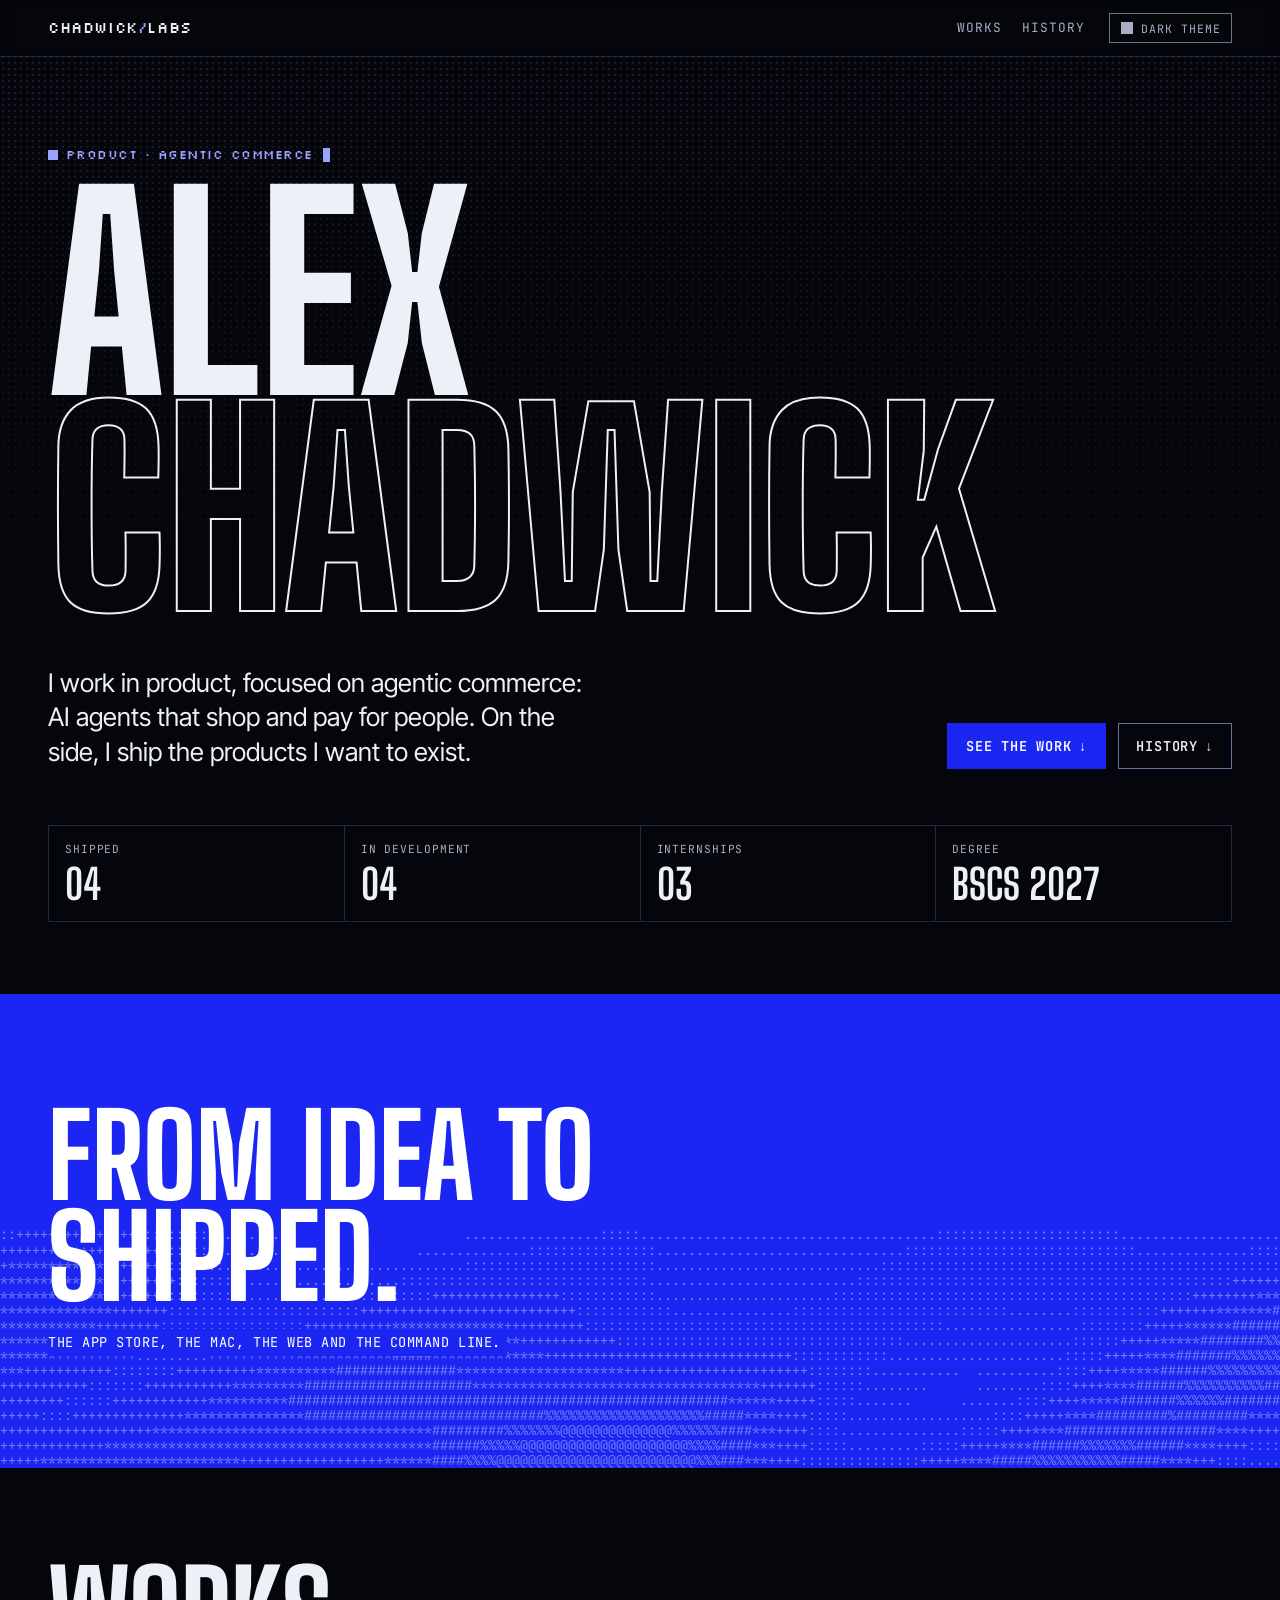
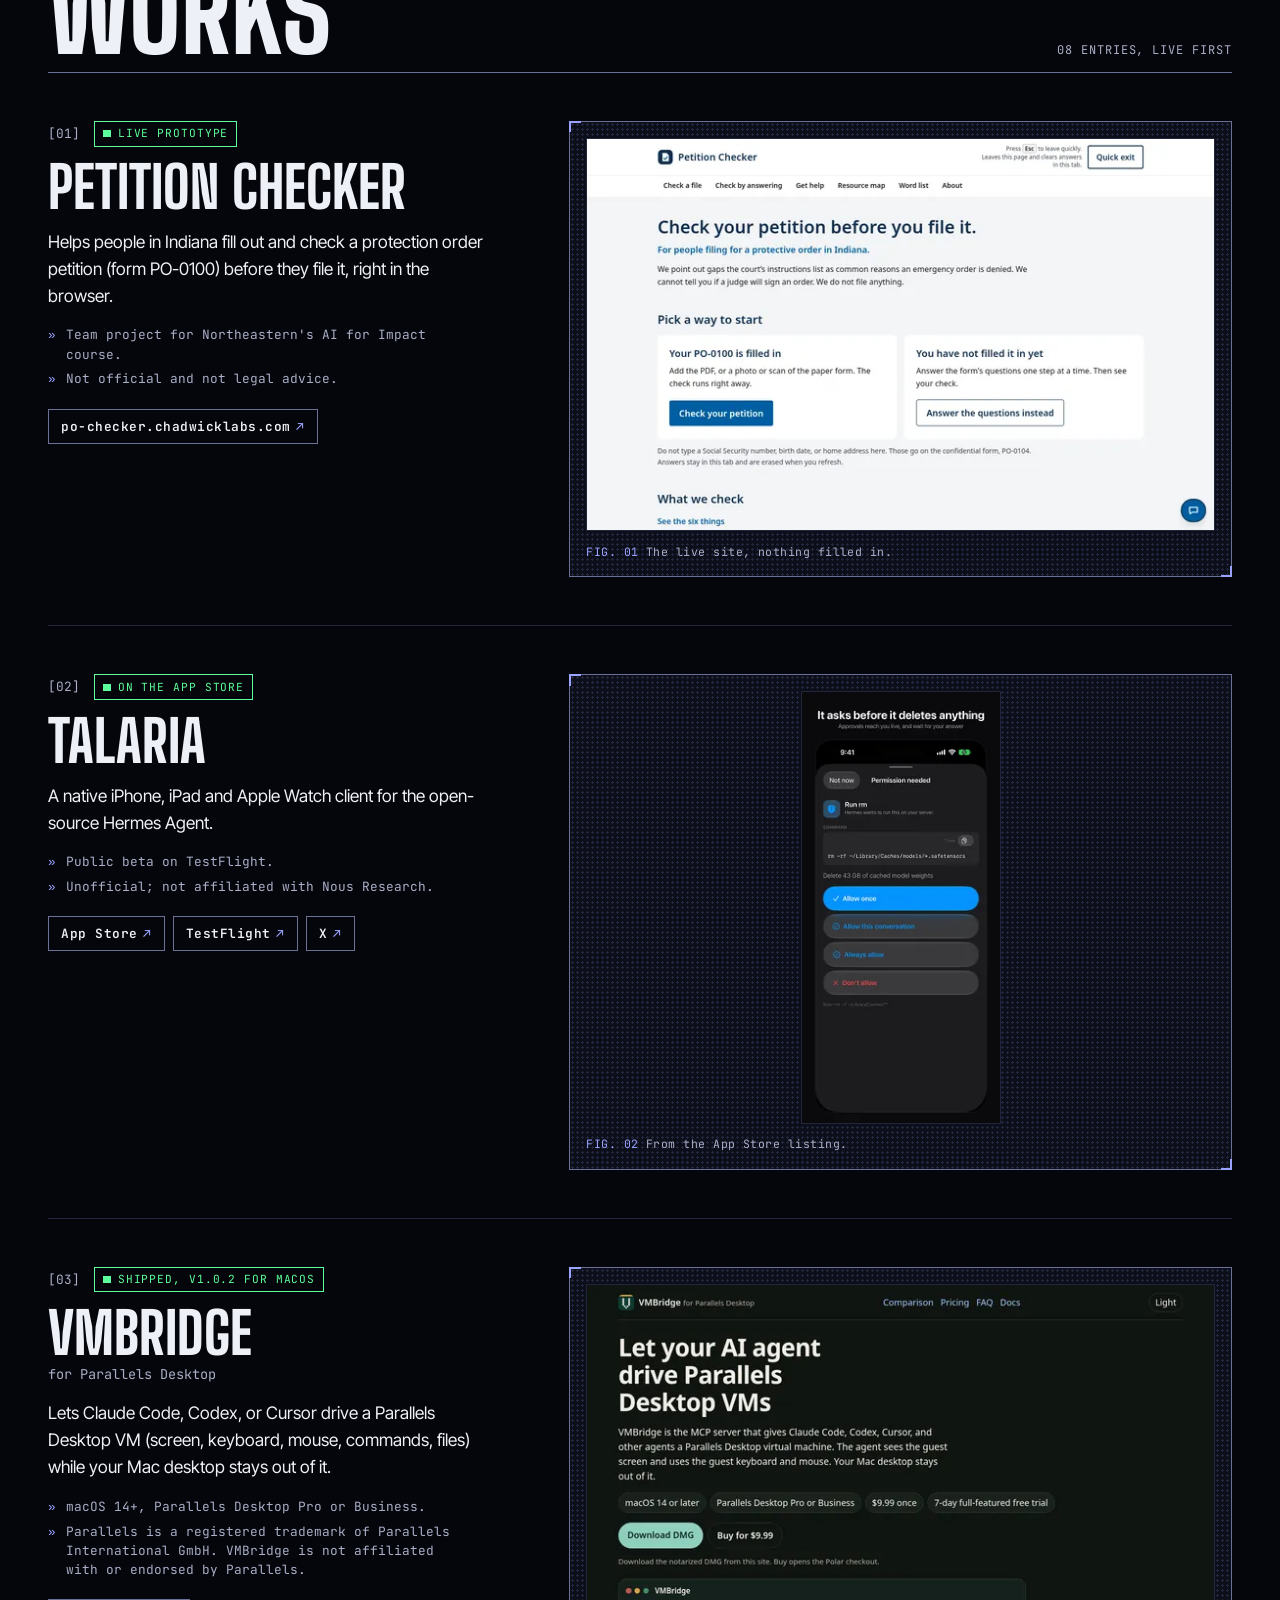
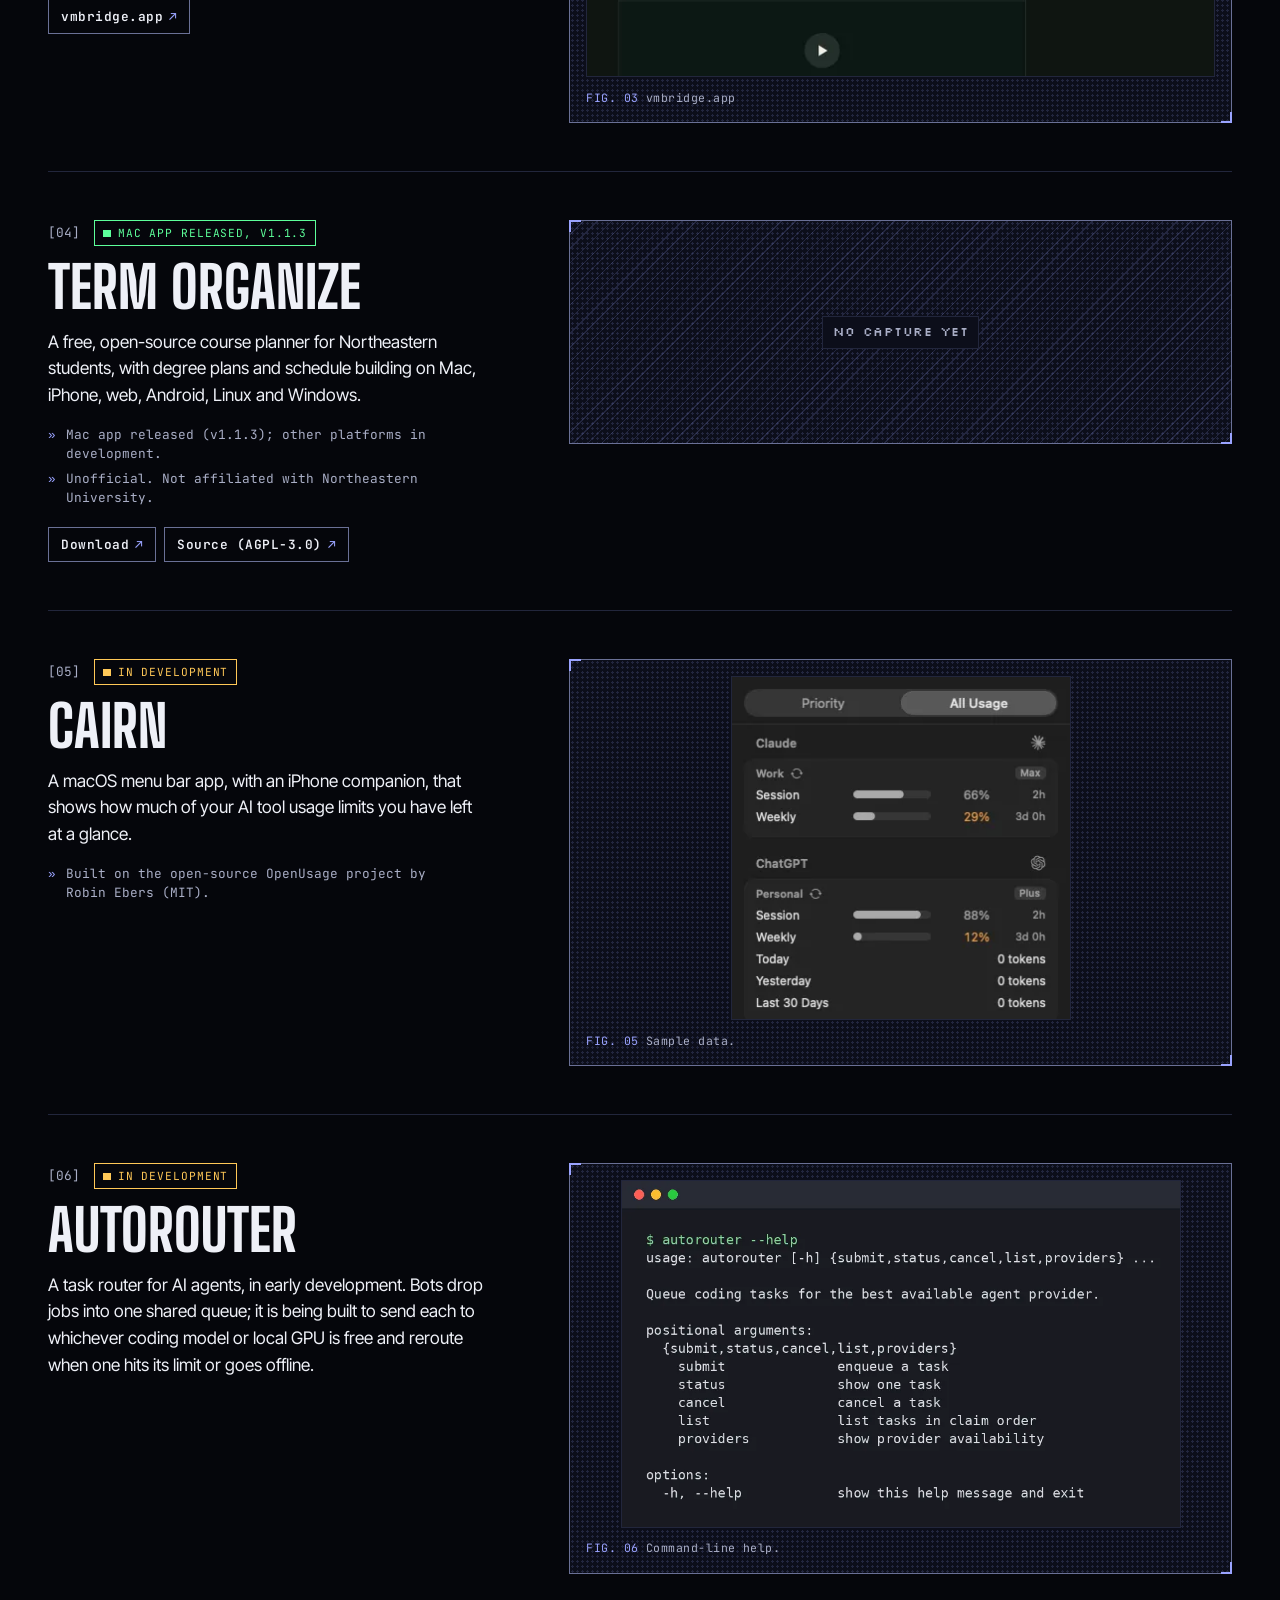
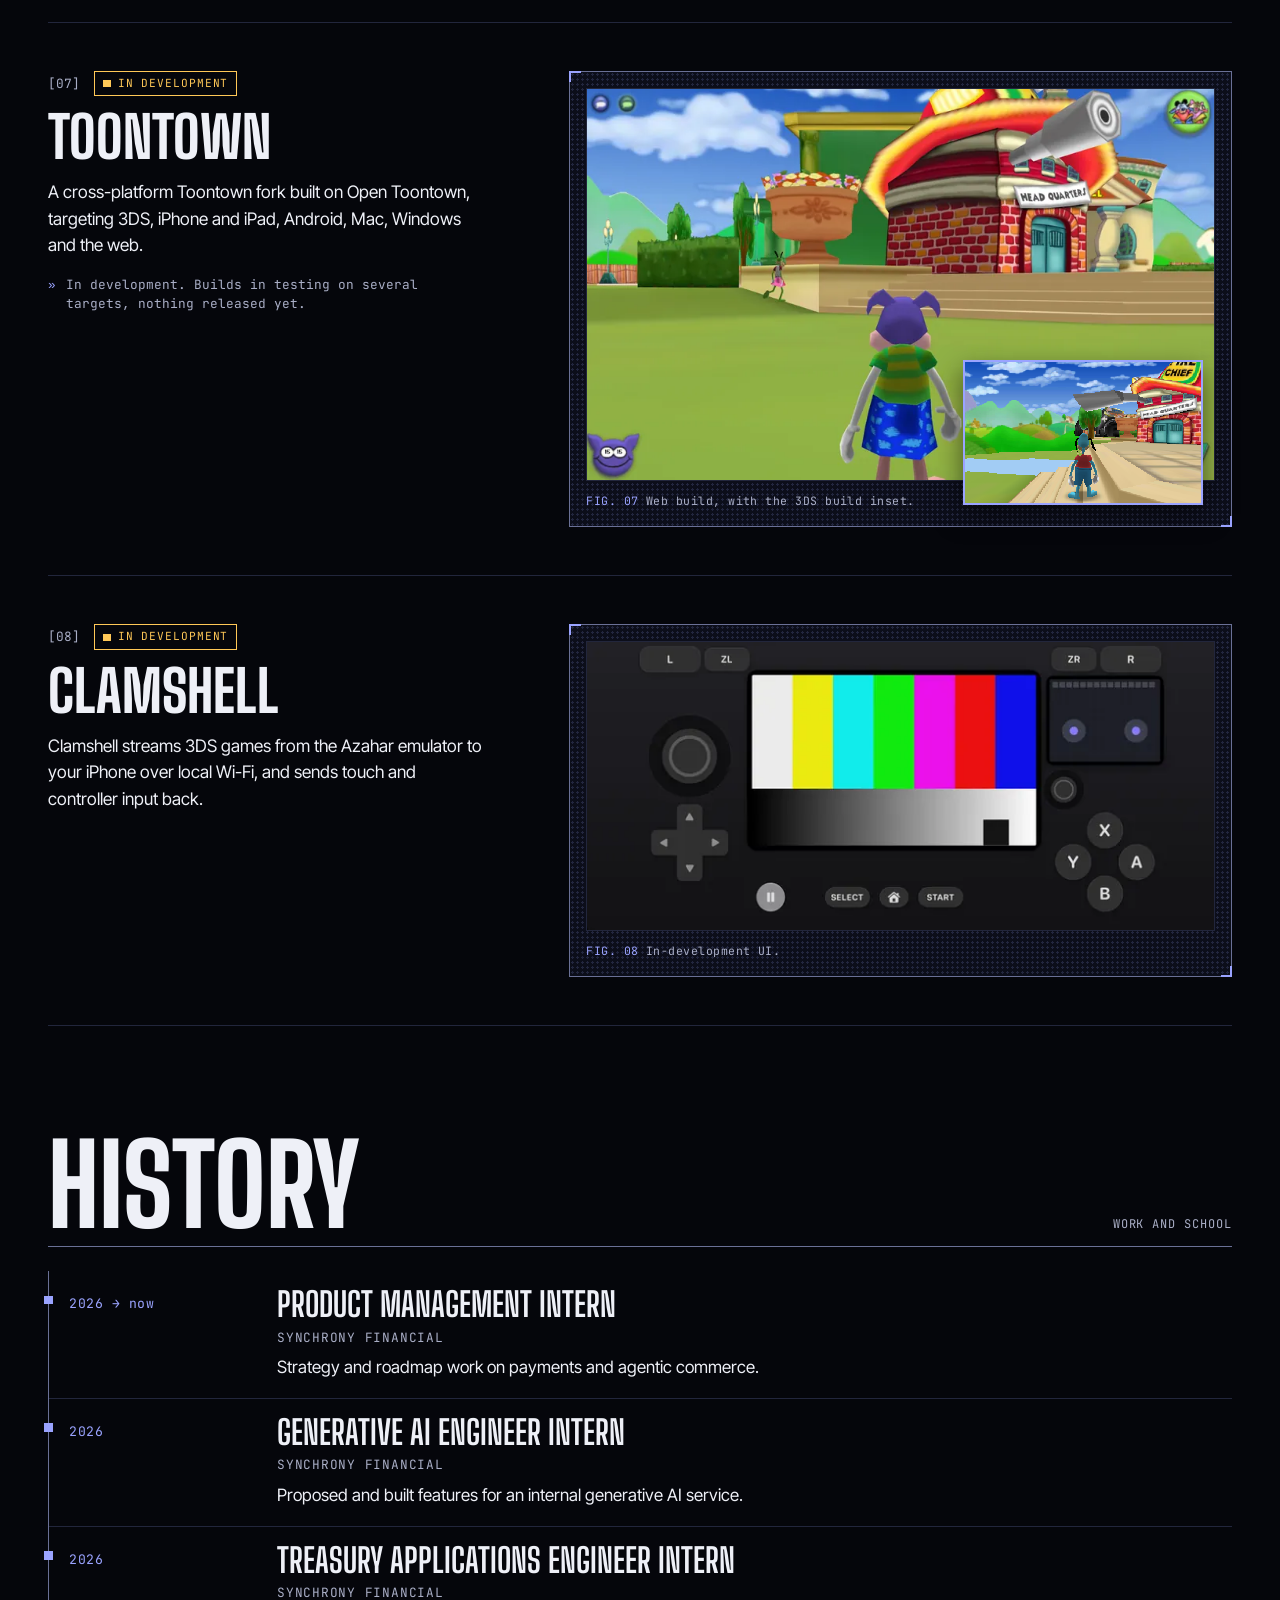
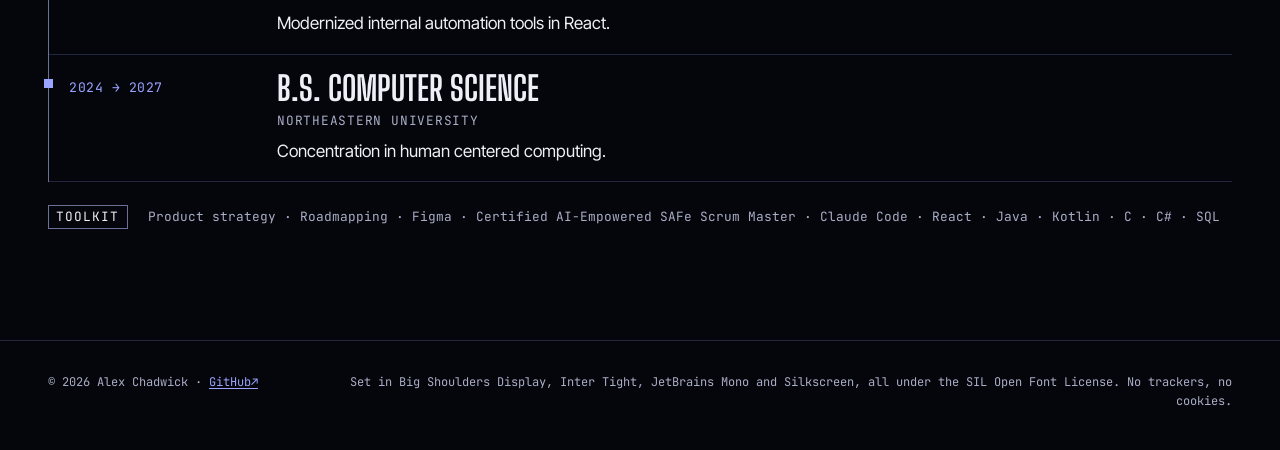
<file: src/index.html>
<!DOCTYPE html>
<html lang="en" data-theme="dark">
<head>
<meta charset="utf-8">
<meta name="viewport" content="width=device-width, initial-scale=1">
<title>Alex Chadwick · Product and agentic commerce</title>
<meta name="description" content="Alex Chadwick works in product, focused on agentic commerce, and ships his own apps and tools.">
<link rel="canonical" href="https://chadwicklabs.com/">
<meta name="color-scheme" content="dark light">
<meta name="theme-color" content="#05060b">
<meta property="og:type" content="website">
<meta property="og:url" content="https://chadwicklabs.com/">
<meta property="og:site_name" content="chadwicklabs.com">
<meta property="og:title" content="Alex Chadwick · Product and agentic commerce">
<meta property="og:description" content="Product and agentic commerce, plus the products I ship.">
<meta property="og:image" content="https://chadwicklabs.com/og.png">
<meta property="og:image:width" content="1200">
<meta property="og:image:height" content="630">
<meta property="og:image:alt" content="Alex Chadwick in tall block capitals on a black and electric blue card. Product and agentic commerce, plus the products I ship.">
<meta name="twitter:card" content="summary_large_image">
<meta name="twitter:title" content="Alex Chadwick · Product and agentic commerce">
<meta name="twitter:description" content="Product and agentic commerce, plus the products I ship.">
<meta name="twitter:image" content="https://chadwicklabs.com/og.png">
<meta name="twitter:image:alt" content="Alex Chadwick in tall block capitals on a black and electric blue card. Product and agentic commerce, plus the products I ship.">
<link rel="icon" href="favicon.svg" type="image/svg+xml">
<link rel="icon" href="favicon-32.png" type="image/png" sizes="32x32">
<link rel="apple-touch-icon" href="apple-touch-icon.png">
<link rel="preload" href="fonts/big-shoulders-display-var.woff2" as="font" type="font/woff2" crossorigin>
<link rel="stylesheet" href="styles.css">
<script src="theme.js"></script>
</head>
<body>
<a class="skip" href="#works">Skip to the works</a>

<header class="bar">
  <div class="wrap bar__row">
    <a class="mark px" href="./" aria-label="chadwicklabs.com home">chadwick<span>/</span>labs</a>
    <nav class="bar__nav mono" aria-label="Sections">
      <a href="#works">Works</a>
      <a href="#history">History</a>
    </nav>
    <button class="theme-toggle mono" type="button" hidden aria-label="Dark theme">
      <span class="theme-toggle__box" aria-hidden="true"></span><span class="theme-toggle__label">Dark theme</span>
    </button>
  </div>
</header>

<main>
  <section class="hero wrap" aria-labelledby="hero-title">
    <p class="kicker px reveal" style="--i:0">Product · Agentic commerce<span class="cursor" aria-hidden="true"></span></p>
    <h1 id="hero-title" class="hero__name reveal" style="--i:1"><span>Alex</span> <span>Chadwick</span></h1>
    <div class="hero__foot">
      <p class="hero__line reveal" style="--i:2">I work in product, focused on agentic commerce: AI agents that shop and pay for people. On the side, I ship the products I want to exist.</p>
      <div class="hero__cta reveal" style="--i:3">
        <a class="btn btn--fill mono" href="#works">See the work<span aria-hidden="true"> ↓</span></a>
        <a class="btn mono" href="#history">History<span aria-hidden="true"> ↓</span></a>
      </div>
    </div>
    <dl class="readout mono reveal" style="--i:4">
      <div><dt>Shipped</dt><dd>04</dd></div>
      <div><dt>In development</dt><dd>04</dd></div>
      <div><dt>Internships</dt><dd>03</dd></div>
      <div><dt>Degree</dt><dd>BSCS 2027</dd></div>
    </dl>
  </section>

  <section class="slab" aria-labelledby="slab-title">
    <pre class="slab__field" aria-hidden="true">::++++++++++++++++:::::::::.........                      .................:::::.....................................:::::::::::::::::::::::...........................:::::::::::::::::::::::::::.........
+++++++++++++++++++++:::::::.........               ..............::::::::::::::::...............................:::::::::::::::::::::::::::::..............::::::::::::::::++++++++++++:::::::::........
+************++++++++:::::::..............................::::::::::::::::::::::::............................:::::::::::::::::::::::::::::::::::::::::::::::::::+++++++++++++++++++++++++::::::.......
**************++++++++:::::::.....................:::::::::::::::::::::::::::::::..........................:::::::::::::::::::::::::::::::::::::::::::::::++++++++++***************+++++++:::::......
**************+++++++:::::::::...........:::::::::::::++++++++++++++++::::::::::::......................:::::::::::::::::::::::::::::::::::::::::::::++++++++***********************+++++:::::......
**************+++++++::::::::::::::::::::::::+++++++++++++++++++++++++++::::::::::::...............:::::::::::::::::::::::::::........:::::::::::+++++++*******##############*******++++:::::.......           ...
************++++++++::::::::::::::::::+++++++++++**************++++++++++:::::::::::::::::::::::::::::::::::::::::::::.................::::::::+++++******###################******++++::::::....................:
**********+++++++++:::::::::::::++++++++++***********************++++++++++++::::::::::::::::::::::::::::::::::::.....................::::::+++++*****########%%%%%%%#######*****+++++::::::.............:::::::++
*******++++++++++:::::::::+++++++++++************#####**************+++++++++++++++++++++++++++++++::::::::::::......................:::::+++++****#######%%%%%%%%%%######*****+++++::::::::::::::::::::++++++****
***+++++++++++::::::::++++++++++**********###############*********************+++++++++++++++++++++++::::::::...........  ..........::::++++*****######%%%%%%%%%%%######*****+++++:::::::::::::::++++++*****######
+++++++++++:::::::+++++++++++*********#####################************************************+++++++::::::........      ........::::++++****######%%%%%%%%%%######*****+++++++:::::::::::++++++*****####%%%%%%%%
++++++++::::::++++++++++++**********#######################################################******+++++:::::.......      .......::::++++*****#######%%%%%%#######*****++++++::::::::::::+++++****####%%%%%@@@@@@@@@
+++++::::++++++++++++++***************##############################%%%%%%%%%%%%%%%%%%%%#####****++++:::::..................::::+++++****#########%#########*****+++++::::::::::::::++++****###%%%%@@@@@@@@@@@@@@@
+++++++++++++++++++***********************************#########%%%%%%%@@@@@@@@@@@@@@%%%%%%####***++++::::...............:::::++++****###################****+++++:::::::::::::::::++++***###%%%@@@@@@@@@@@@@@@@@@@
+++++++++++++*****************************************######%%%%%@@@@@@@@@@@@@@@@@@@@@%%%%####***++++:::::.........:::::+++++****######%%%%%%%######****++++:::::...........::::+++***##%%%@@@@@@@@@@@@@@@@@@@@@@@
+++++*************************++++++++++++++++++******####%%%%@@@@@@@@@@@@@@@@@@@@@@@@@%%%###***++++:::::::::::::::+++++****#####%%%%%%%%%%%#####****+++::::...............:::+++**###%%@@@@@@@@@@@@@@@@@@@@@@@@@@</pre>
    <div class="wrap slab__inner">
      <h2 id="slab-title" class="slab__title">From idea to shipped.</h2>
      <p class="slab__note mono">The App Store, the Mac, the web and the command line.</p>
    </div>
  </section>

  <section id="works" class="works wrap" aria-labelledby="works-title" tabindex="-1">
    <div class="section-head">
      <h2 id="works-title" class="section-title">Works</h2>
      <p class="section-note mono">08 entries, live first</p>
    </div>

    <ol class="index" role="list">
      <li class="entry reveal" style="--i:5">
        <article aria-labelledby="w01">
          <div class="entry__body">
            <header class="entry__head">
              <p class="entry__no mono" aria-hidden="true">[01]</p>
              <p class="tag tag--live mono"><span class="sr">Status: </span>Live prototype</p>
              <h3 id="w01" class="entry__name">Petition Checker</h3>
            </header>
            <p class="entry__pitch">Helps people in Indiana fill out and check a protection order petition (form <span class="nowrap">PO-0100</span>) before they file it, right in the browser.</p>
            <ul class="entry__meta mono" role="list">
              <li>Team project for Northeastern's AI for Impact course.</li>
              <li>Not official and not legal advice.</li>
            </ul>
            <ul class="entry__links" role="list">
              <li><a href="https://po-checker.chadwicklabs.com">po-checker.chadwicklabs.com<span class="arrow" aria-hidden="true">↗</span></a></li>
            </ul>
          </div>
          <figure class="shot shot--wide">
            <picture>
              <source type="image/webp" srcset="img/petition-checker-640.webp 640w, img/petition-checker-1200.webp 1200w" sizes="(min-width: 60rem) 38rem, 92vw">
              <img src="img/petition-checker.png" width="640" height="400" loading="lazy" decoding="async" alt="Petition Checker's start page: the heading Check your petition before you file it, with two ways to begin, upload a filled PO-0100 or answer the questions step by step.">
            </picture>
            <figcaption class="mono"><span aria-hidden="true">Fig. 01 </span>The live site, nothing filled in.</figcaption>
          </figure>
        </article>
      </li>

      <li class="entry reveal" style="--i:6">
        <article aria-labelledby="w02">
          <div class="entry__body">
            <header class="entry__head">
              <p class="entry__no mono" aria-hidden="true">[02]</p>
              <p class="tag tag--live mono"><span class="sr">Status: </span>On the App Store</p>
              <h3 id="w02" class="entry__name">Talaria</h3>
            </header>
            <p class="entry__pitch">A native iPhone, iPad and Apple Watch client for the open-source Hermes Agent.</p>
            <ul class="entry__meta mono" role="list">
              <li>Public beta on TestFlight.</li>
              <li>Unofficial; not affiliated with Nous Research.</li>
            </ul>
            <ul class="entry__links" role="list">
              <li><a href="https://apps.apple.com/us/app/talaria-agent-client/id6797237907">App Store<span class="arrow" aria-hidden="true">↗</span></a></li>
              <li><a href="https://testflight.apple.com/join/UtMgYYNA">TestFlight<span class="arrow" aria-hidden="true">↗</span></a></li>
              <li><a href="https://x.com/TalariaAgent">X<span class="sr"> (Talaria on X)</span><span class="arrow" aria-hidden="true">↗</span></a></li>
            </ul>
          </div>
          <figure class="shot shot--tall">
            <picture>
              <source type="image/webp" srcset="img/talaria-220.webp 220w, img/talaria-440.webp 440w" sizes="200px">
              <img src="img/talaria.png" width="220" height="478" loading="lazy" decoding="async" alt="Talaria on iPhone asking permission before Hermes runs a command that deletes cached model weights, with Allow once, Allow this conversation, Always allow and Don't allow buttons.">
            </picture>
            <figcaption class="mono"><span aria-hidden="true">Fig. 02 </span>From the App Store listing.</figcaption>
          </figure>
        </article>
      </li>

      <li class="entry reveal" style="--i:7">
        <article aria-labelledby="w03">
          <div class="entry__body">
            <header class="entry__head">
              <p class="entry__no mono" aria-hidden="true">[03]</p>
              <p class="tag tag--live mono"><span class="sr">Status: </span>Shipped, v1.0.2 for macOS</p>
              <h3 id="w03" class="entry__name">VMBridge <span class="entry__sub">for Parallels Desktop</span></h3>
            </header>
            <p class="entry__pitch">Lets Claude Code, Codex, or Cursor drive a Parallels Desktop VM (screen, keyboard, mouse, commands, files) while your Mac desktop stays out of it.</p>
            <ul class="entry__meta mono" role="list">
              <li>macOS 14+, Parallels Desktop Pro or Business.</li>
              <li>Parallels is a registered trademark of Parallels International GmbH. VMBridge is not affiliated with or endorsed by Parallels.</li>
            </ul>
            <ul class="entry__links" role="list">
              <li><a href="https://vmbridge.app">vmbridge.app<span class="arrow" aria-hidden="true">↗</span></a></li>
            </ul>
          </div>
          <figure class="shot shot--wide">
            <picture>
              <source type="image/webp" srcset="img/vmbridge-640.webp 640w, img/vmbridge-1200.webp 1200w" sizes="(min-width: 60rem) 38rem, 92vw">
              <img src="img/vmbridge.png" width="640" height="400" loading="lazy" decoding="async" alt="The vmbridge.app home page in dark mode, headed Let your AI agent drive Parallels Desktop VMs, with Download DMG and Buy buttons.">
            </picture>
            <figcaption class="mono"><span aria-hidden="true">Fig. 03 </span>vmbridge.app</figcaption>
          </figure>
        </article>
      </li>

      <li class="entry reveal" style="--i:8">
        <article aria-labelledby="w04">
          <div class="entry__body">
            <header class="entry__head">
              <p class="entry__no mono" aria-hidden="true">[04]</p>
              <p class="tag tag--live mono"><span class="sr">Status: </span>Mac app released, v1.1.3</p>
              <h3 id="w04" class="entry__name">Term Organize</h3>
            </header>
            <p class="entry__pitch">A free, open-source course planner for Northeastern students, with degree plans and schedule building on Mac, iPhone, web, Android, Linux and Windows.</p>
            <ul class="entry__meta mono" role="list">
              <li>Mac app released (v1.1.3); other platforms in development.</li>
              <li>Unofficial. Not affiliated with Northeastern University.</li>
            </ul>
            <ul class="entry__links" role="list">
              <li><a href="https://github.com/AlexmChadwick/Northeastern-Term-Organize/releases/latest">Download<span class="sr"> Term Organize for Mac</span><span class="arrow" aria-hidden="true">↗</span></a></li>
              <li><a href="https://github.com/AlexmChadwick/Northeastern-Term-Organize">Source (AGPL-3.0)<span class="arrow" aria-hidden="true">↗</span></a></li>
            </ul>
          </div>
          <div class="shot shot--empty" aria-hidden="true"><span class="px">No capture yet</span></div>
        </article>
      </li>

      <li class="entry reveal" style="--i:9">
        <article aria-labelledby="w05">
          <div class="entry__body">
            <header class="entry__head">
              <p class="entry__no mono" aria-hidden="true">[05]</p>
              <p class="tag tag--dev mono"><span class="sr">Status: </span>In development</p>
              <h3 id="w05" class="entry__name">Cairn</h3>
            </header>
            <p class="entry__pitch">A macOS menu bar app, with an iPhone companion, that shows how much of your AI tool usage limits you have left at a glance.</p>
            <ul class="entry__meta mono" role="list">
              <li>Built on the open-source OpenUsage project by Robin Ebers (MIT).</li>
            </ul>
          </div>
          <figure class="shot shot--native">
            <picture>
              <source type="image/webp" srcset="img/cairn-340.webp">
              <img src="img/cairn.png" width="340" height="344" loading="lazy" decoding="async" alt="Cairn's menu bar popover showing Claude and ChatGPT session and weekly usage bars, with sample data.">
            </picture>
            <figcaption class="mono"><span aria-hidden="true">Fig. 05 </span>Sample data.</figcaption>
          </figure>
        </article>
      </li>

      <li class="entry reveal" style="--i:10">
        <article aria-labelledby="w06">
          <div class="entry__body">
            <header class="entry__head">
              <p class="entry__no mono" aria-hidden="true">[06]</p>
              <p class="tag tag--dev mono"><span class="sr">Status: </span>In development</p>
              <h3 id="w06" class="entry__name">Autorouter</h3>
            </header>
            <p class="entry__pitch">A task router for AI agents, in early development. Bots drop jobs into one shared queue; it is being built to send each to whichever coding model or local GPU is free and reroute when one hits its limit or goes offline.</p>
          </div>
          <figure class="shot shot--wide">
            <picture>
              <source type="image/webp" srcset="img/autorouter-560.webp 560w, img/autorouter-928.webp 928w" sizes="(min-width: 60rem) 38rem, 92vw">
              <img src="img/autorouter.png" width="560" height="346" loading="lazy" decoding="async" alt="Autorouter command-line help showing submit, status, cancel, list and providers commands">
            </picture>
            <figcaption class="mono"><span aria-hidden="true">Fig. 06 </span>Command-line help.</figcaption>
          </figure>
        </article>
      </li>

      <li class="entry reveal" style="--i:11">
        <article aria-labelledby="w07">
          <div class="entry__body">
            <header class="entry__head">
              <p class="entry__no mono" aria-hidden="true">[07]</p>
              <p class="tag tag--dev mono"><span class="sr">Status: </span>In development</p>
              <h3 id="w07" class="entry__name">Toontown</h3>
            </header>
            <p class="entry__pitch">A cross-platform Toontown fork built on Open Toontown, targeting 3DS, iPhone and iPad, Android, Mac, Windows and the web.</p>
            <ul class="entry__meta mono" role="list">
              <li>In development. Builds in testing on several targets, nothing released yet.</li>
            </ul>
          </div>
          <figure class="shot shot--pair">
            <div class="shot__stage">
            <picture>
              <source type="image/webp" srcset="img/toontown-v2-800.webp 800w, img/toontown-v2-1600.webp 1600w" sizes="(min-width: 60rem) 38rem, 92vw">
              <img src="img/toontown-v2.png" width="800" height="500" loading="lazy" decoding="async" alt="A toon in Toontown Central, from the Toontown web build.">
            </picture>
            <picture class="shot__inset">
              <source type="image/webp" srcset="img/toontown-v2-3ds.webp">
              <img src="img/toontown-v2-3ds.png" width="400" height="240" loading="lazy" decoding="async" alt="A toon in Toontown Central on the 3DS top screen, from the Toontown 3DS build.">
            </picture>
            </div>
            <figcaption class="mono"><span aria-hidden="true">Fig. 07 </span>Web build, with the 3DS build inset.</figcaption>
          </figure>
        </article>
      </li>

      <li class="entry reveal" style="--i:12">
        <article aria-labelledby="w08">
          <div class="entry__body">
            <header class="entry__head">
              <p class="entry__no mono" aria-hidden="true">[08]</p>
              <p class="tag tag--dev mono"><span class="sr">Status: </span>In development</p>
              <h3 id="w08" class="entry__name">Clamshell</h3>
            </header>
            <p class="entry__pitch">Clamshell streams 3DS games from the Azahar emulator to your iPhone over local Wi-Fi, and sends touch and controller input back.</p>
          </div>
          <figure class="shot shot--wide">
            <picture>
              <source type="image/webp" srcset="img/clamshell-640.webp 640w, img/clamshell-1200.webp 1200w" sizes="(min-width: 60rem) 38rem, 92vw">
              <img src="img/clamshell.png" width="640" height="294" loading="lazy" decoding="async" alt="Clamshell on iPhone in landscape, with the 3DS top screen in the middle, the touch screen on the right, and on-screen controls around them.">
            </picture>
            <figcaption class="mono"><span aria-hidden="true">Fig. 08 </span>In-development UI.</figcaption>
          </figure>
        </article>
      </li>
    </ol>
  </section>

  <section id="history" class="history wrap" aria-labelledby="history-title" tabindex="-1">
    <div class="section-head">
      <h2 id="history-title" class="section-title">History</h2>
      <p class="section-note mono">Work and school</p>
    </div>
    <ol class="log" role="list">
      <li class="log__row">
        <p class="log__when mono">2026 <span aria-hidden="true">→</span><span class="sr">to</span> now</p>
        <div class="log__what">
          <h3 class="log__role">Product Management Intern</h3>
          <p class="log__org mono">Synchrony Financial</p>
          <p class="log__line">Strategy and roadmap work on payments and agentic commerce.</p>
        </div>
      </li>
      <li class="log__row">
        <p class="log__when mono">2026</p>
        <div class="log__what">
          <h3 class="log__role">Generative AI Engineer Intern</h3>
          <p class="log__org mono">Synchrony Financial</p>
          <p class="log__line">Proposed and built features for an internal generative AI service.</p>
        </div>
      </li>
      <li class="log__row">
        <p class="log__when mono">2026</p>
        <div class="log__what">
          <h3 class="log__role">Treasury Applications Engineer Intern</h3>
          <p class="log__org mono">Synchrony Financial</p>
          <p class="log__line">Modernized internal automation tools in React.</p>
        </div>
      </li>
      <li class="log__row">
        <p class="log__when mono">2024 <span aria-hidden="true">→</span><span class="sr">to</span> 2027</p>
        <div class="log__what">
          <h3 class="log__role">B.S. Computer Science</h3>
          <p class="log__org mono">Northeastern University</p>
          <p class="log__line">Concentration in human centered computing.</p>
        </div>
      </li>
    </ol>
    <p class="toolkit mono"><span class="toolkit__label">Toolkit</span> Product strategy · Roadmapping · Figma · Certified AI-Empowered SAFe Scrum Master · Claude Code · React · Java · Kotlin · C · C# · SQL</p>
  </section>

</main>

<footer class="colophon">
  <div class="wrap colophon__grid mono">
    <p>© 2026 Alex Chadwick · <a href="https://github.com/AlexmChadwick">GitHub<span class="arrow" aria-hidden="true">↗</span></a></p>
    <p>Set in Big Shoulders Display, Inter Tight, JetBrains Mono and Silkscreen, all under the SIL Open Font License. No trackers, no cookies.</p>
  </div>
</footer>
</body>
</html>
</file>
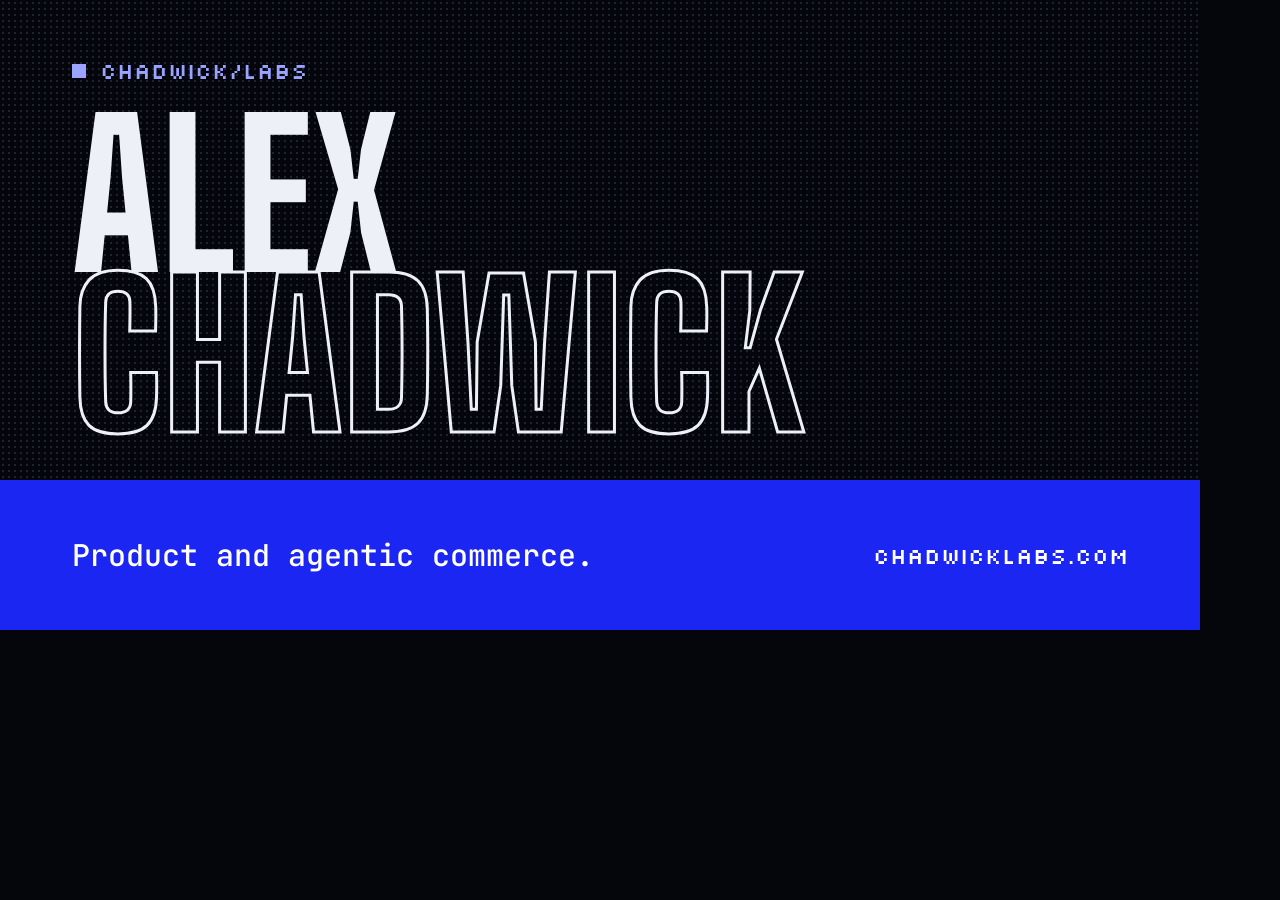
<file: scripts/og/og.html>
<!DOCTYPE html>
<html lang="en">
<head>
<meta charset="utf-8">
<title>OG card</title>
<style>
@font-face { font-family: "Big Shoulders Display"; src: url("../../src/fonts/big-shoulders-display-var.woff2") format("woff2"); font-weight: 100 900; }
@font-face { font-family: "JetBrains Mono"; src: url("../../src/fonts/jetbrains-mono-var.woff2") format("woff2"); font-weight: 400 700; }
@font-face { font-family: "Silkscreen"; src: url("../../src/fonts/silkscreen.woff2") format("woff2"); }
* { margin: 0; box-sizing: border-box; }
html, body { width: 1200px; height: 630px; overflow: hidden; }
body { background: #05060b; color: #eef0f7; display: grid; grid-template-rows: 1fr 150px; }
.top { padding: 56px 72px 0; position: relative;
  background-image: radial-gradient(rgba(154,163,255,.18) 1px, transparent 1.2px); background-size: 6px 6px; }
.k { font: 22px "Silkscreen", monospace; text-transform: uppercase; color: #9aa3ff; display: flex; gap: 14px; align-items: center; }
.k::before { content: ""; width: 14px; height: 14px; background: currentColor; }
h1 { font: 800 200px/.8 "Big Shoulders Display", sans-serif; text-transform: uppercase; margin-top: 30px; }
h1 span { display: block; color: transparent; -webkit-text-stroke: 3px #eef0f7; }
.slab { background: #1b26f2; color: #fff; padding: 0 72px; display: flex; align-items: center; justify-content: space-between; font: 500 30px "JetBrains Mono", monospace; }
.slab b { font: 22px "Silkscreen", monospace; text-transform: uppercase; }
</style>
</head>
<body>
<div class="top"><p class="k">chadwick/labs</p><h1>Alex <span>Chadwick</span></h1></div>
<div class="slab"><p>Product and agentic commerce.</p><b>chadwicklabs.com</b></div>
</body>
</html>
</file>
<file: src/styles.css>
/* chadwicklabs.com: index of works, v2. Dark first, light on request. */

@font-face {
  font-family: "Big Shoulders Display";
  src: url("fonts/big-shoulders-display-var.woff2") format("woff2");
  font-weight: 100 900;
  font-display: swap;
}
@font-face {
  font-family: "Inter Tight";
  src: url("fonts/inter-tight-var.woff2") format("woff2");
  font-weight: 100 900;
  font-display: swap;
}
@font-face {
  font-family: "JetBrains Mono";
  src: url("fonts/jetbrains-mono-var.woff2") format("woff2");
  font-weight: 400 700;
  font-display: swap;
}
@font-face {
  font-family: "Silkscreen";
  src: url("fonts/silkscreen.woff2") format("woff2");
  font-weight: 400;
  font-display: swap;
}

:root {
  --bg: #05060b;
  --bg-2: #0c0e1a;
  --fg: #eef0f7;
  --fg-2: #a9aec6;
  --line: #22263c;
  --line-strong: #6a7096;
  --blue: #1b26f2;        /* fills; white text on it is 7.7:1 */
  --blue-ink: #ffffff;
  --link: #9aa3ff;        /* text-safe blue on --bg */
  --live: #5dff9a;
  --dev: #ffc857;
  --dot: rgba(154, 163, 255, 0.16);
  --focus: #9aa3ff;

  --display: "Big Shoulders Display", "Arial Narrow", Impact, sans-serif;
  --sans: "Inter Tight", system-ui, -apple-system, "Segoe UI", sans-serif;
  --mono: "JetBrains Mono", ui-monospace, "SF Mono", Menlo, monospace;
  --px: "Silkscreen", "JetBrains Mono", ui-monospace, monospace;

  --wrap: 80rem;
  --gutter: clamp(1rem, 4vw, 3rem);
  --ease: cubic-bezier(0.2, 0.7, 0.1, 1);
  color-scheme: dark;
}
:root[data-theme="light"] {
  --bg: #f2f2ee;
  --bg-2: #e6e6df;
  --fg: #0a0b18;
  --fg-2: #444860;
  --line: #c9cad6;
  --line-strong: #6b6f88;
  --blue: #1414e0;
  --blue-ink: #ffffff;
  --link: #1212c8;
  --live: #07743a;
  --dev: #8a5600;
  --dot: rgba(20, 20, 224, 0.13);
  --focus: #1212c8;
  color-scheme: light;
}

*, *::before, *::after { box-sizing: border-box; }
html { -webkit-text-size-adjust: 100%; scroll-behavior: smooth; }
body {
  margin: 0;
  background: var(--bg);
  color: var(--fg);
  font: 400 1.0625rem/1.55 var(--sans);
  overflow-x: hidden;
  text-rendering: optimizeLegibility;
}
body::before {
  /* faint dot grid, the page's paper texture */
  content: "";
  position: fixed; inset: 0; z-index: -1; pointer-events: none;
  background-image: radial-gradient(var(--dot) 1px, transparent 1.2px);
  background-size: 6px 6px;
  mask-image: linear-gradient(to bottom, #000 0, transparent 70vh);
  -webkit-mask-image: linear-gradient(to bottom, #000 0, transparent 70vh);
}
img { display: block; max-width: 100%; height: auto; }
a { color: var(--link); text-underline-offset: 0.2em; text-decoration-thickness: 1px; }
a:hover { text-decoration-thickness: 2px; }
:focus-visible { outline: 2px solid var(--focus); outline-offset: 3px; }
::selection { background: var(--link); color: var(--bg); }
h1, h2, h3, p, ol, ul, dl, dd, figure { margin: 0; padding: 0; }
ol, ul { list-style: none; }

.wrap { width: 100%; max-width: var(--wrap); margin: 0 auto; padding: 0 var(--gutter); }
.mono { font-family: var(--mono); }
.px { font-family: var(--px); font-weight: 400; text-transform: uppercase; letter-spacing: 0.04em; }
.sr {
  position: absolute; width: 1px; height: 1px; padding: 0; margin: -1px;
  overflow: hidden; clip: rect(0 0 0 0); white-space: nowrap; border: 0;
}
.nowrap { white-space: nowrap; }

.skip {
  position: absolute; left: 1rem; top: 0.75rem; z-index: 10;
  background: var(--blue); color: var(--blue-ink); padding: 0.6rem 0.9rem;
  font: 600 0.9rem var(--mono); text-decoration: none;
  transform: translateY(-200%);
}
.skip:focus { transform: none; }

/* top bar */
.bar { border-bottom: 1px solid var(--line); position: sticky; top: 0; z-index: 5; background: color-mix(in srgb, var(--bg) 88%, transparent); backdrop-filter: blur(8px); -webkit-backdrop-filter: blur(8px); }
.bar__row { display: flex; align-items: center; gap: 1rem 1.5rem; min-height: 3.5rem; flex-wrap: wrap; padding-top: 0.4rem; padding-bottom: 0.4rem; }
.mark { color: var(--fg); text-decoration: none; font-size: 0.95rem; }
.mark span { color: var(--link); }
.bar__nav { display: flex; gap: 1.25rem; margin-left: auto; font-size: 0.8rem; text-transform: uppercase; letter-spacing: 0.08em; }
.bar__nav a { color: var(--fg-2); text-decoration: none; padding: 0.35rem 0; }
.bar__nav a:hover { color: var(--fg); }

.theme-toggle {
  display: inline-flex; align-items: center; gap: 0.5rem;
  background: transparent; color: var(--fg-2);
  border: 1px solid var(--line-strong); border-radius: 0;
  font-size: 0.72rem; letter-spacing: 0.08em; text-transform: uppercase;
  padding: 0.4rem 0.65rem; cursor: pointer;
}
.theme-toggle[hidden] { display: none; }
.theme-toggle:hover { color: var(--fg); }
.theme-toggle__box { width: 0.8rem; height: 0.8rem; border: 1px solid currentColor; }
@media (max-width: 30rem) {
  .theme-toggle { padding: 0.55rem; }
  .theme-toggle__label { position: absolute; width: 1px; height: 1px; overflow: hidden; clip: rect(0 0 0 0); white-space: nowrap; }
  .bar__row { gap: 0.6rem 0.75rem; }
  .bar__nav { gap: 0.7rem; font-size: 0.7rem; letter-spacing: 0.04em; }
  .mark { font-size: 0.8rem; }
}
.theme-toggle[aria-pressed="true"] .theme-toggle__box { background: currentColor; }

/* hero */
.hero { padding-top: clamp(2.5rem, 7vw, 5.5rem); padding-bottom: clamp(2.5rem, 6vw, 4.5rem); }
.kicker { font-size: 0.8rem; color: var(--link); display: flex; align-items: center; gap: 0.5rem; }
.kicker::before { content: ""; width: 0.6rem; height: 0.6rem; background: currentColor; }
.cursor { display: inline-block; width: 0.55em; height: 1.05em; background: currentColor; margin-left: 0.15rem; animation: blink 1.1s steps(1) infinite; }
@keyframes blink { 50% { opacity: 0; } }

.hero__name {
  font-family: var(--display);
  font-weight: 800;
  text-transform: uppercase;
  font-size: clamp(4.2rem, 24vw, 16.5rem);
  line-height: 0.82;
  letter-spacing: -0.01em;
  margin-top: 1.25rem;
}
.hero__name span { display: block; }
.hero__name span + span { color: transparent; -webkit-text-stroke: 2px var(--fg); }
@supports not (-webkit-text-stroke: 2px #000) { .hero__name span + span { color: var(--fg); } }

.hero__foot { display: grid; gap: 1.5rem; margin-top: clamp(1.75rem, 4vw, 3rem); align-items: end; }
@media (min-width: 60rem) { .hero__foot { grid-template-columns: minmax(0, 1.3fr) minmax(0, 1fr); } }
.hero__line { font-size: clamp(1.2rem, 2.2vw, 1.6rem); line-height: 1.35; max-width: 36ch; }
.hero__cta { display: flex; flex-wrap: wrap; gap: 0.75rem; }
@media (min-width: 60rem) { .hero__cta { justify-content: flex-end; } }

.btn {
  display: inline-flex; align-items: center; gap: 0.4rem;
  min-height: 2.9rem; padding: 0.7rem 1.1rem;
  font-size: 0.85rem; font-weight: 600; letter-spacing: 0.06em; text-transform: uppercase;
  text-decoration: none; color: var(--fg);
  border: 1px solid var(--line-strong);
  transition: background-color 0.15s, color 0.15s, border-color 0.15s;
}
.btn:hover { border-color: var(--fg); }
.btn--fill { background: var(--blue); color: var(--blue-ink); border-color: var(--blue); }
.btn--fill:hover { background: var(--fg); color: var(--bg); border-color: var(--fg); }

.readout {
  display: grid; grid-template-columns: repeat(2, minmax(0, 1fr));
  margin-top: clamp(2rem, 5vw, 3.5rem);
  border-top: 1px solid var(--line); border-left: 1px solid var(--line);
}

@media (min-width: 48rem) { .readout { grid-template-columns: repeat(4, minmax(0, 1fr)); } }
.readout div { padding: 0.9rem clamp(0.6rem, 2vw, 1rem); border-right: 1px solid var(--line); border-bottom: 1px solid var(--line); min-width: 0; }
.readout dt { font-size: 0.7rem; letter-spacing: 0.08em; text-transform: uppercase; color: var(--fg-2); }
.readout dd { font-family: var(--display); font-weight: 700; font-size: clamp(1.6rem, 3.4vw, 2.6rem); line-height: 1.05; margin-top: 0.3rem; text-transform: uppercase; overflow-wrap: anywhere; }

/* blue slab with ASCII terrain */
.slab { position: relative; background: var(--blue); color: var(--blue-ink); overflow: hidden; }
.slab__field {
  position: absolute; inset: 0; margin: 0;
  font: 400 clamp(0.55rem, 1.05vw, 0.95rem)/1.12 var(--mono);
  color: rgba(255, 255, 255, 0.38);
  white-space: pre; overflow: hidden;
  display: flex; align-items: flex-end;
}
.slab__inner { position: relative; padding-top: clamp(3rem, 9vw, 7rem); padding-bottom: clamp(3rem, 9vw, 7rem); }
.slab__title { font-family: var(--display); font-weight: 800; text-transform: uppercase; font-size: clamp(2.6rem, 9vw, 8rem); line-height: 0.88; max-width: 12ch; }
.slab__note { margin-top: 1.25rem; font-size: 0.85rem; letter-spacing: 0.04em; text-transform: uppercase; background: var(--blue); display: inline-block; padding: 0.2rem 0.4rem 0.2rem 0; }

/* section heads */
.section-head { display: flex; align-items: baseline; justify-content: space-between; gap: 1rem; flex-wrap: wrap; border-bottom: 1px solid var(--line-strong); padding-bottom: 0.75rem; }
.section-title { font-family: var(--display); font-weight: 800; text-transform: uppercase; font-size: clamp(3rem, 9vw, 7rem); line-height: 0.85; }
.section-note { font-size: 0.75rem; color: var(--fg-2); text-transform: uppercase; letter-spacing: 0.08em; }
.works:focus, .history:focus { outline: none; }
.works { padding-top: clamp(3.5rem, 8vw, 6rem); }

/* entries */
.entry { border-bottom: 1px solid var(--line); }
.entry article { display: grid; gap: 1.5rem; padding: clamp(1.75rem, 4vw, 3rem) 0; }
@media (min-width: 60rem) {
  .entry article { grid-template-columns: minmax(0, 5fr) minmax(0, 7fr); gap: 3rem; align-items: start; }
}
.entry__head { display: flex; flex-wrap: wrap; align-items: center; gap: 0.5rem 0.9rem; }
.entry__no { font-size: 0.8rem; color: var(--fg-2); }
.entry__name { flex-basis: 100%; font-family: var(--display); font-weight: 800; text-transform: uppercase; font-size: clamp(2.3rem, 5vw, 3.6rem); line-height: 0.92; margin-top: 0.35rem; overflow-wrap: anywhere; }
.entry__sub { display: block; font-family: var(--mono); font-weight: 400; text-transform: none; font-size: 0.85rem; line-height: 1.4; color: var(--fg-2); margin-top: 0.4rem; }
.entry__pitch { margin-top: 1rem; font-size: 1.08rem; max-width: 44ch; }
.entry__meta { margin-top: 1rem; font-size: 0.8rem; line-height: 1.5; color: var(--fg-2); display: grid; gap: 0.35rem; max-width: 52ch; }
.entry__meta li { padding-left: 1.1rem; position: relative; }
.entry__meta li::before { content: "»"; position: absolute; left: 0; color: var(--link); }
.entry__links { display: flex; flex-wrap: wrap; gap: 0.5rem; margin-top: 1.25rem; }
.entry__links a {
  display: inline-flex; align-items: center; gap: 0.35rem;
  font: 600 0.8rem var(--mono); letter-spacing: 0.04em;
  padding: 0.5rem 0.75rem; border: 1px solid var(--line-strong);
  color: var(--fg); text-decoration: none; overflow-wrap: anywhere;
}
.entry__links a:hover { background: var(--blue); border-color: var(--blue); color: var(--blue-ink); }
.arrow { color: var(--link); }
.entry__links a:hover .arrow { color: inherit; }

.tag { font-size: 0.7rem; letter-spacing: 0.08em; text-transform: uppercase; display: inline-flex; align-items: center; gap: 0.45rem; padding: 0.2rem 0.5rem; border: 1px solid currentColor; }
.tag::before { content: ""; width: 0.45rem; height: 0.45rem; background: currentColor; }
.tag--live { color: var(--live); }
.tag--dev { color: var(--dev); }

/* screenshot slot. Every card has one: a figure with a picture, or the
   empty treatment when no safe capture exists yet. */
.shot {
  position: relative; margin: 0;
  border: 1px solid var(--line-strong);
  background-color: var(--bg-2);
  background-image: radial-gradient(var(--dot) 1px, transparent 1.2px);
  background-size: 5px 5px;
  padding: clamp(0.6rem, 1.5vw, 1rem);
}
.shot::before, .shot::after {
  /* corner ticks */
  content: ""; position: absolute; width: 0.7rem; height: 0.7rem; border-color: var(--link); border-style: solid;
}
.shot::before { top: -1px; left: -1px; border-width: 2px 0 0 2px; }
.shot::after { bottom: -1px; right: -1px; border-width: 0 2px 2px 0; }
.shot picture, .shot img { margin: 0 auto; }
.shot img { border: 1px solid var(--line); background: #000; }
.shot--tall img { width: 200px; }
.shot--native img { width: 340px; }
.shot__stage { position: relative; }
.shot--pair .shot__inset { position: absolute; right: 0.75rem; bottom: -1.5rem; width: 40%; max-width: 15rem; }
.shot--pair .shot__inset img { width: 100%; height: auto; image-rendering: pixelated; border: 2px solid var(--link); box-shadow: 0 0.6rem 1.6rem rgb(0 0 0 / 0.55); }
.shot--pair figcaption { margin-top: 2.2rem; max-width: 55%; }
@media (max-width: 30rem) { .shot--pair .shot__inset { width: 46%; right: 0.5rem; } .shot--pair figcaption { max-width: 50%; margin-top: 1.2rem; } }
.shot figcaption { margin-top: 0.7rem; font-size: 0.72rem; color: var(--fg-2); letter-spacing: 0.04em; }
.shot figcaption span { color: var(--link); text-transform: uppercase; }
.shot--empty, .shot:not(:has(img)) {
  display: grid; place-items: center; min-height: 14rem;
  background-image:
    repeating-linear-gradient(135deg, transparent 0 9px, var(--dot) 9px 10px),
    radial-gradient(var(--dot) 1px, transparent 1.2px);
  background-size: auto, 5px 5px;
}
.shot--empty span { font-size: 0.8rem; color: var(--fg-2); background: var(--bg-2); padding: 0.35rem 0.6rem; border: 1px solid var(--line); }

/* history */
.history { padding-top: clamp(4rem, 9vw, 7rem); }
.log { border-left: 1px solid var(--line-strong); margin-top: 1.5rem; }
.log__row { display: grid; gap: 0.35rem 2rem; padding: 1.1rem 0 1.1rem 1.25rem; position: relative; border-bottom: 1px solid var(--line); }
.log__row::before { content: ""; position: absolute; left: -0.3rem; top: 1.55rem; width: 0.55rem; height: 0.55rem; background: var(--link); }
@media (min-width: 48rem) { .log__row { grid-template-columns: 11rem minmax(0, 1fr); } }
.log__when { font-size: 0.82rem; color: var(--link); letter-spacing: 0.04em; padding-top: 0.35rem; }
.log__role { font-family: var(--display); font-weight: 700; text-transform: uppercase; font-size: clamp(1.5rem, 3vw, 2.1rem); line-height: 1; }
.log__org { font-size: 0.8rem; color: var(--fg-2); margin-top: 0.35rem; text-transform: uppercase; letter-spacing: 0.06em; }
.log__line { margin-top: 0.4rem; max-width: 60ch; }
.toolkit { margin-top: 1.5rem; font-size: 0.8rem; color: var(--fg-2); line-height: 1.7; }
.toolkit__label { color: var(--fg); text-transform: uppercase; letter-spacing: 0.08em; margin-right: 0.75rem; padding: 0.15rem 0.45rem; border: 1px solid var(--line-strong); }


/* footer */
.colophon { padding: 2rem 0 2.5rem; margin-top: clamp(4rem, 9vw, 7rem); border-top: 1px solid var(--line); font-size: 0.75rem; color: var(--fg-2); }
.colophon__grid { display: grid; gap: 0.5rem 2rem; }
@media (min-width: 48rem) { .colophon__grid { grid-template-columns: auto 1fr; } .colophon__grid p:last-child { text-align: right; } }

/* 404 */
.lost { padding-top: clamp(3rem, 10vw, 7rem); padding-bottom: clamp(3rem, 10vw, 7rem); }
.lost h1 { font-family: var(--display); font-weight: 800; text-transform: uppercase; font-size: clamp(5rem, 24vw, 18rem); line-height: 0.82; margin-top: 1rem; }
.lost h1:focus { outline: none; }
.lost p.lost__line { font-size: clamp(1.15rem, 2.2vw, 1.5rem); margin: 1.5rem 0 2rem; }

/* staggered reveal */
@keyframes rise { from { opacity: 0; transform: translateY(14px); } to { opacity: 1; transform: none; } }
.reveal { animation: rise 0.7s var(--ease) both; animation-delay: calc(var(--i, 0) * 60ms); }
.entry.reveal { animation-delay: 0ms; }

@media (prefers-reduced-motion: reduce) {
  html { scroll-behavior: auto; }
  *, *::before, *::after { animation: none !important; transition: none !important; }
}
</file>
